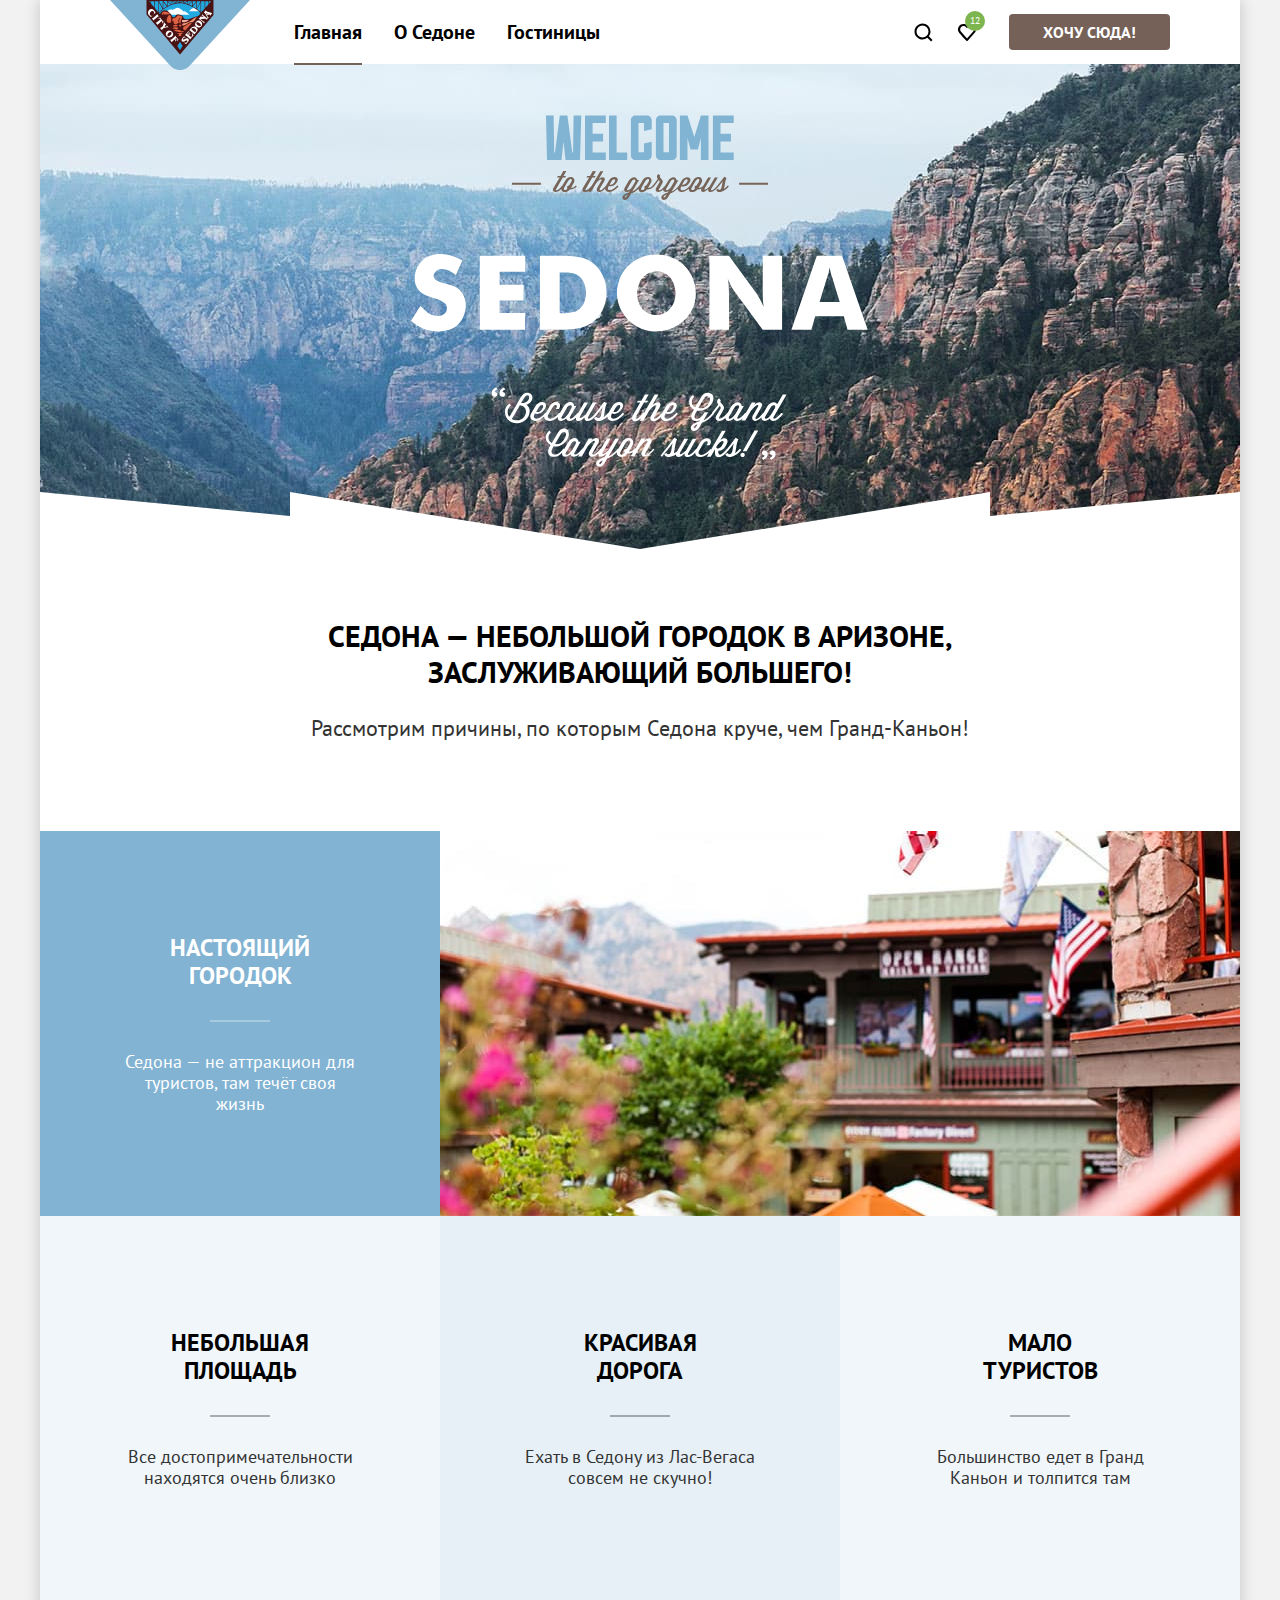
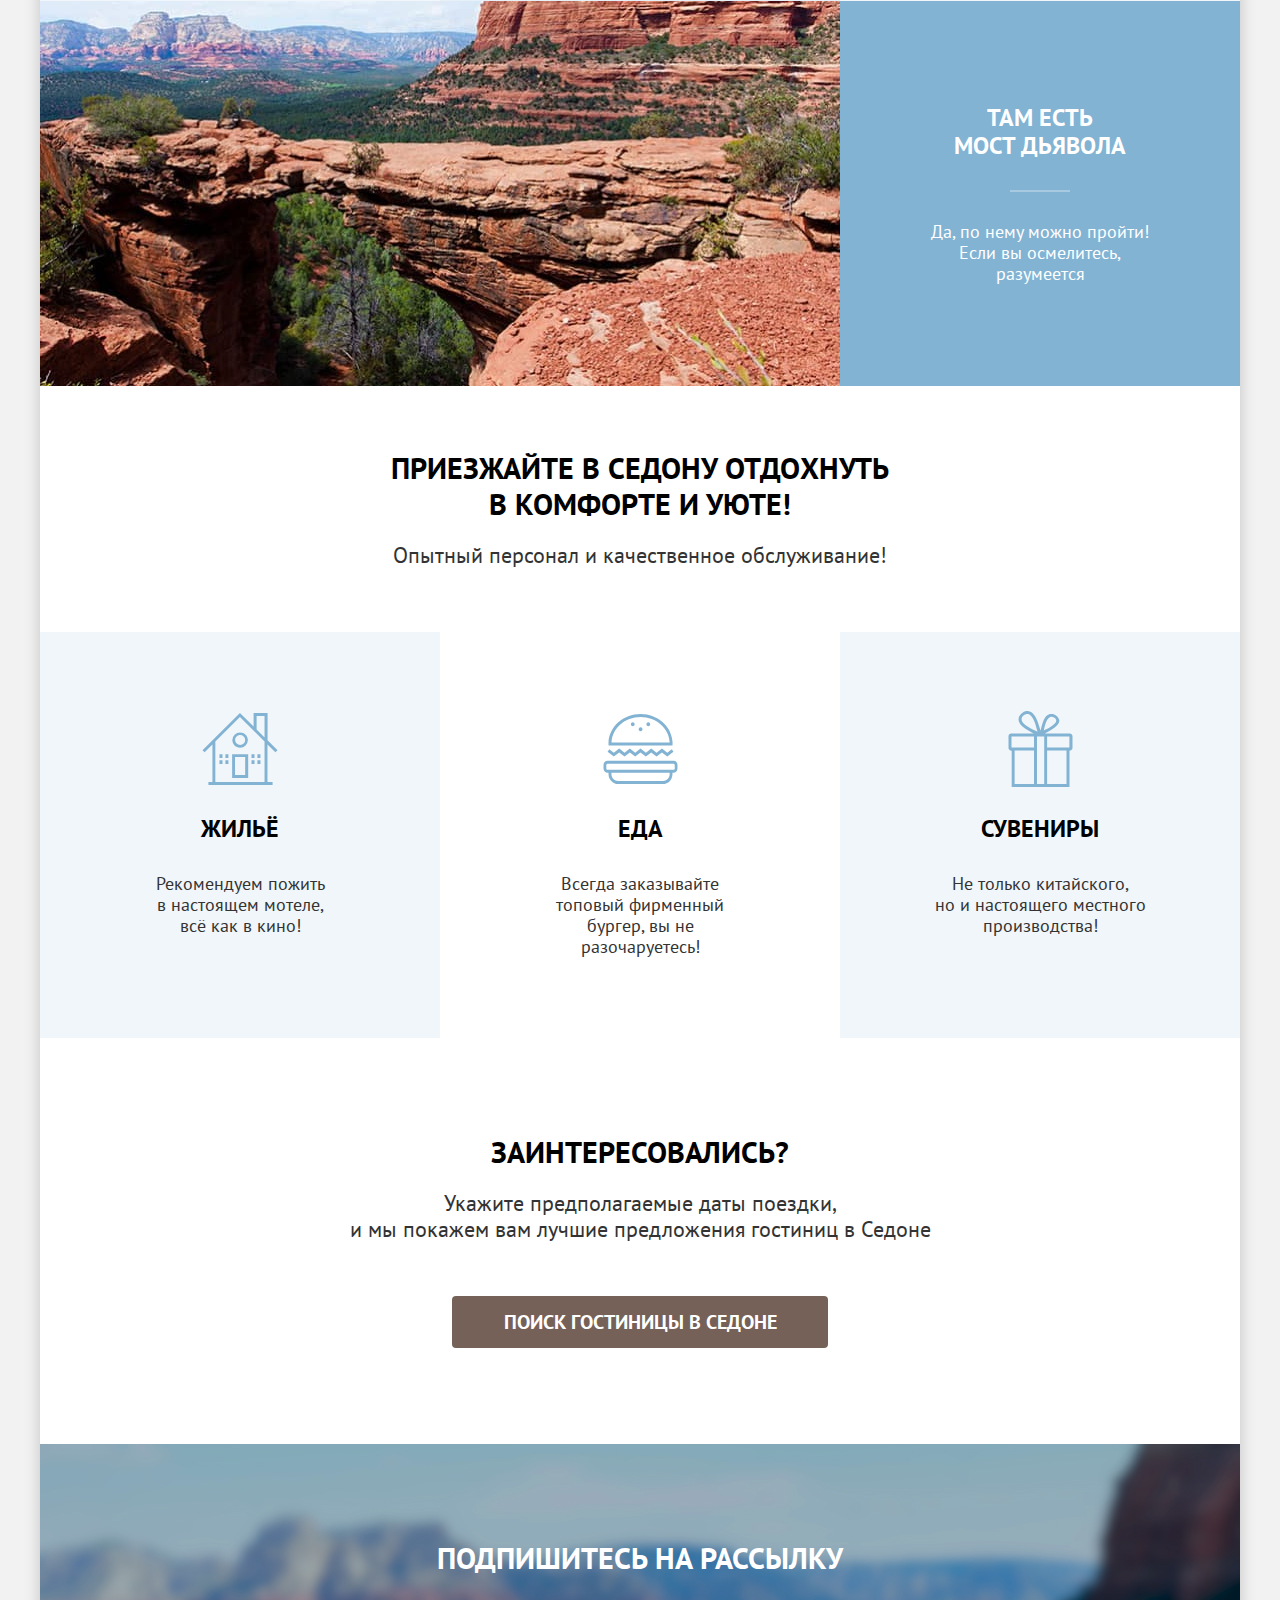
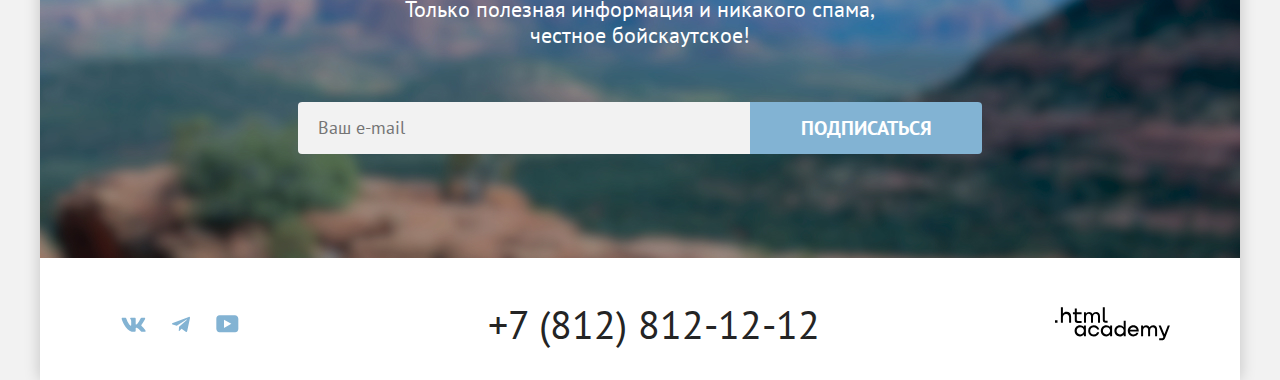
<file: index.html>
<!DOCTYPE html>
<html lang="ru">

  <head>
    <meta charset="utf-8">
    <title>HTML Academy: Седона</title>
    <link rel="icon" type="image/png" sizes="32x32" href="images/favicon.png">
    <link rel="stylesheet" href="styles/styles.css">
  </head>

  <body>
    <div class="site-container">

      <header class="main-header" data-test="header">
        <a class="navigation-logo" href="index.html" aria-current="page">
          <img class="main-header-logo" src="images/content/logo-sedona.svg" width="140" height="70" aria-current="page"
            alt="Логотип Седона.">
        </a>
        <nav class="navigation">
          <ul class="navigation-list">
            <li class="navigation-item">
              <a class="navigation-link navigation-link-current" href="index.html" aria-current="page">Главная</a>
            </li>
            <li class="navigation-item">
              <a class="navigation-link" href="about.html">О Седоне</a>
            </li>
            <li class="navigation-item">
              <a class="navigation-link" href="catalog.html">Гостиницы</a>
            </li>
          </ul>

          <ul class="navigation-user-list">
            <li class="navigation-user-item">
              <a class="navigation-user-link" href="#">
                <svg role="img" aria-hidden="true" focusable="false" width="20" height="20" viewBox="0 0 20 20" fill="currentColor"
                  xmlns="http://www.w3.org/2000/svg" aria-label="Поиск.">
                  <path
                    d="m19.5 18-3.7-3.67c1-1.3 1.7-2.98 1.7-4.87a8 8 0 0 0-8-7.96c-4.4 0-8 3.68-8 8.06a8 8 0 0 0 12.9 6.26l3.7 3.68 1.4-1.5Zm-10-2.48a6 6 0 0 1-6-5.96 6 6 0 0 1 12 0 6 6 0 0 1-6 5.96Z" />
                </svg>
                <span class="visually-hidden">Поиск</span>
              </a>
            </li>
            <li class="navigation-user-item">
              <a class="navigation-user-link" href="#" aria-label="Количество гостиниц в избранном - 12">
                <svg role="img" aria-hidden="true" focusable="false" width="20" height="20" viewBox="0 0 20 20" fill="currentColor"
                  xmlns="http://www.w3.org/2000/svg" aria-label="Избранное.">
                  <path
                    d="M9.9 19a.9.9 0 0 1-.8-.4c-5.4-6.1-6.7-7.5-7-7.9A5.4 5.4 0 0 1 6.5 2C7.8 2 9 2.5 10 3.3a5.46 5.46 0 0 1 9 4.1c0 1.3-.5 2.5-1.3 3.4l-7 7.9c-.2.2-.4.3-.8.3Zm-6-9.5c.3.4 3.5 4 6.1 6.9l6.2-7c.5-.5.7-1.2.7-2 0-1.8-1.5-3.3-3.3-3.3-1 0-2 .5-2.7 1.3-.3.3-.6.4-.9.4-.3 0-.6-.2-.8-.4-.7-.8-1.7-1.3-2.7-1.3-1.8 0-3.3 1.5-3.3 3.3-.1.9.3 1.6.7 2.1-.1 0-.1 0 0 0Z" />
                </svg>
                <span class="visually-hidden">Избранное</span>
                <span class="notification-badg">12</span>
              </a>
            </li>
          </ul>
          <a class="button button-first navigation-search" href="#search">Хочу сюда!</a>

        </nav>
      </header>

      <main class="main-container" data-test="main">
        <div class="intro" data-test="hero">
          <h1 class="visually-hidden">Седона-городок в Аризоне</h1>
          <img class="intro-img" src="images/content/intro-text.svg" width="458" height="352" alt="Welcome to Sedona.">
        </div>

        <section class="feature" data-test="advantages">
          <div class="feature-intro-text">
            <h2 class="visually-hidden">Преимущества</h2>
            <p class="title feature-intro-title">Седона — небольшой городок в Аризоне, заслуживающий большего!</p>
            <p class="subtitle">Рассмотрим причины, по которым Седона круче, чем Гранд-Каньон!
            </p>
          </div>

          <ul class="feature-list">

            <li class="feature-item-dark">
              <div class="feature-item-wrapper">
                <h3 class="feature-title">Настоящий<br> городок</h3>
                <p class="feature-text">Седона — не аттракцион для туристов, там течёт своя жизнь</p>
              </div>
              <img class="feature-image" src="images/content/feature/feature-hotel.jpg" width="800" height="385"
                alt="Мотель в Седоне.">
            </li>

            <li class="feature-item">
              <h3 class="feature-title">Небольшая<br>площадь</h3>
              <p class="feature-text">Все достопримечательности находятся очень близко</p>
            </li>

            <li class="feature-item">
              <h3 class="feature-title">Красивая<br>дорога</h3>
              <p class="feature-text">Ехать в Седону из Лас-Вегаса совсем не скучно!</p>
            </li>

            <li class="feature-item">
              <h3 class="feature-title">Мало<br>туристов</h3>
              <p class="feature-text">Большинство едет в Гранд Каньон и толпится там</p>
            </li>

            <li class="feature-item-dark">
              <img src="images/content/feature/feature-mountains.jpg" width="800" height="385" alt="Мост дьявола.">
              <div class="feature-item-wrapper">
                <h3 class="feature-title">Там есть<br> мост дьявола</h3>
                <p class="feature-text advantage-position">Да, по нему можно пройти! Если вы осмелитесь, разумеется
                </p>
              </div>
            </li>

          </ul>
        </section>

        <section class="infrastructure" data-test="service">

          <div class="infrastructure-intro-text">
            <h2 class="visually-hidden">Инфраструктура</h2>
            <p class="title infrastructure-intro-title">Приезжайте в Седону отдохнуть в комфорте и уюте!</p>
            <p class="subtitle">Опытный персонал и качественное обслуживание!</p>
          </div>

          <ul class="infrastructure-list">
            <li class="infrastructure-item infrastructure-item-housing">
              <h3 class="infrastructure-title">Жильё</h3>
              <p class="infrastructure-discription">Рекомендуем пожить<br> в настоящем мотеле,<br> всё как в кино!</p>
            </li>
            <li class="infrastructure-item infrastructure-item-food">
              <h3 class="infrastructure-title">Еда</h3>
              <p class="infrastructure-discription">Всегда заказывайте<br> топовый фирменный бургер, вы не
                разочаруетесь!
              </p>
            </li>
            <li class="infrastructure-item infrastructure-item-gift">
              <h3 class="infrastructure-title">Сувениры</h3>
              <p class="infrastructure-discription">Не только китайского,<br> но и настоящего местного производства!</p>
            </li>
          </ul>
        </section>

        <section class="search" data-test="search">
          <div class="search-wrapper">
            <h2 class="title search-title">Заинтересовались?</h2>
            <p class="subtitle search-description">Укажите предполагаемые даты поездки,<br>
              и мы покажем вам лучшие предложения гостиниц в Седоне</p>
            <button class="button button-first search-button" id="search">Поиск гостиницы в Седоне</button>
          </div>
        </section>

        <section class="subscription subscription-special" data-test="subscribe">
          <h2 class="title subscription-title">Подпишитесь на рассылку</h2>
          <p class="subtitle subscription-text">Только полезная информация и никакого спама,<br> честное бойскаутское!
          </p>
          <form class="subscription-form" action="https://echo.htmlacademy.ru/courses" method="post">
            <label class="visually-hidden" for="subscription-email">Укажите ваш e-mail</label>
            <input class="input-form input-email" type="email" id="subscription-email" placeholder="Ваш e-mail"
              required>
            <button class="button button-second subscription-button" type="submit">Подписаться</button>
          </form>
        </section>

      </main>

      <footer class="page-footer" data-test="footer">
        <div class="footer-container">
          <section class="social">
            <!--Не используем в названии footer, чтобы при необходимости можно было перенести сети в любое место сайта-->
            <h2 class="visually-hidden">Социальные сети</h2>
            <ul class="social-list">
              <li class="social-item">
                <a class="social-link social-link-vkontakte" href="https://vk.com/htmlacademy">
                  <span class="visually-hidden">ВКонтакте</span>
                  <svg role="img" aria-hidden="true" focusable="false" width="25" height="15" viewBox="0 0 25 15"
                    fill="currentColor" xmlns="http://www.w3.org/2000/svg" aria-label="ВКонтакте.">
                    <path fill-rule="evenodd"
                      d="M24.12 1.8c.16-.54 0-.94-.8-.94H20.7c-.67 0-.98.34-1.15.73 0 0-1.33 3.2-3.22 5.27-.61.6-.9.8-1.23.8-.16 0-.41-.2-.41-.75v-5.1c0-.66-.19-.95-.74-.95H9.82c-.42 0-.67.3-.67.59 0 .62.95.76 1.04 2.51v3.8c0 .83-.15.98-.48.98-.9 0-3.06-3.2-4.34-6.88-.25-.72-.5-1-1.18-1H1.57c-.75 0-.9.34-.9.73 0 .68.89 4.07 4.14 8.55 2.17 3.06 5.23 4.72 8 4.72 1.68 0 1.88-.37 1.88-1v-2.32c0-.74.16-.88.7-.88.38 0 1.05.19 2.6 1.66 1.79 1.75 2.08 2.54 3.08 2.54h2.63c.75 0 1.12-.37.9-1.1-.23-.72-1.08-1.77-2.2-3.02-.62-.71-1.54-1.48-1.82-1.86-.39-.5-.28-.71 0-1.15 0 0 3.2-4.42 3.54-5.93Z"
                      clip-rule="evenodd" />
                  </svg>
                </a>
              </li>
              <li class="social-item">
                <a class="social-link social-link-telegram" href="https://t.me/htmlacademy">
                  <span class="visually-hidden">Телеграм</span>
                  <svg aria-hidden="true" focusable="false" width="18" height="16" viewBox="0 0 18 16"
                    fill="currentColor" xmlns="http://www.w3.org/2000/svg" aria-label="Телеграм.">
                    <path
                      d="M16.79.96.84 7.1c-1.09.44-1.08 1.05-.2 1.32l4.1 1.28 9.47-5.98c.44-.27.85-.13.52.17l-7.68 6.93-.28 4.22c.41 0 .6-.2.83-.41l1.99-1.94 4.13 3.06c.77.42 1.31.2 1.5-.71l2.72-12.8c.28-1.1-.43-1.61-1.16-1.28Z" />
                  </svg>
                </a>
              </li>
              <li class="social-item">
                <a class="social-link social-link-youtube" href="https://www.youtube.com/user/htmlacademyru">
                  <span class="visually-hidden">YouTube</span>
                  <svg role="img" aria-hidden="true" focusable="false" width="23" height="18" viewBox="0 0 23 18"
                    fill="currentColor" xmlns="http://www.w3.org/2000/svg" aria-label="YouTube.">
                    <path
                      d="M18.94.36H3.51C1.65.36.33 1.95.33 3.76v10.09c0 1.91 1.32 3.5 3.18 3.5h15.65c1.64 0 3.17-1.59 3.17-3.4V3.76c-.22-1.8-1.53-3.4-3.39-3.4ZM7.99 12.89V4.82l7.34 4.04-7.34 4.03Z" />
                  </svg>
                </a>
              </li>
            </ul>

          </section>

          <address class="contacts-address">
            <a class="contacts-phone" href="tel:+74956660266">+7 (812)
              812-12-12</a><!--Не используем в названии footer, чтобы при необходимости можно было перенести телефон в любое место сайта-->
          </address>
          <a class="copyright"
            href="https://htmlacademy.ru/"><!--Не используем в названии footer, чтобы при необходимости можно было перенести копирайт в любое место сайта-->
            <span class="visually-hidden">Логотип HTML Academy. Посетить сайт разработчика HTML Academy</span>
            <svg role="img" aria-hidden="true" focusable="false" width="115" height="34" viewBox="0 0 115 34" fill="currentColor"
              xmlns="http://www.w3.org/2000/svg" aria-label="HTML Academy">
              <path
                d="M0 13.26v2.6h2.5v-2.6H0ZM11.6 4.86c-1.6 0-2.8.7-3.6 1.7h-.1V.36h-2v15.5h2v-5.3c0-2.1 1.3-3.6 3.3-3.6 1.8 0 2.9 1.4 2.9 3.2v5.7h2v-6.1c.1-3-1.8-4.9-4.5-4.9ZM26.6 5.16h-4.8v-3.7h-2v3.8h-1.9v2h1.9v6c0 1.7 1 2.7 2.7 2.7h4.1v-2h-3.7c-.7 0-1.1-.4-1.1-1.1v-5.7h4.8v-2ZM41.1 4.96c-1.6 0-2.9.8-3.5 2.1h-.1c-.6-1.2-1.8-2.1-3.4-2.1-1.4 0-2.5.8-3.1 1.8h-.1v-1.6H29v10.6h2v-5.4c0-2 1-3.5 2.6-3.5 1.5 0 2.4 1 2.4 2.6v6.3h2v-5.6c0-2.4 1.4-3.3 2.6-3.3 1.5 0 2.4 1 2.4 2.6v6.3h2v-6.5c.1-2.5-1.4-4.3-3.9-4.3ZM47.8 13.06c0 1.7 1 2.7 2.8 2.7h2v-2h-1.7c-.7 0-1.1-.4-1.1-1.1V.36h-2v12.7ZM28.9 20.06c-.9-1.1-2.2-1.8-3.9-1.8-3.1 0-5.4 2.3-5.4 5.6s2.3 5.6 5.4 5.6c1.8 0 3-.8 3.8-1.9h.1v1.6h2v-10.6h-2v1.5Zm-3.6 7.4c-2.2 0-3.6-1.6-3.6-3.6s1.4-3.6 3.6-3.6 3.6 1.6 3.6 3.6c0 1.9-1.4 3.6-3.6 3.6ZM44.2 22.36c-.5-2.4-2.6-4.1-5.4-4.1a5.4 5.4 0 0 0-5.6 5.6c0 3.1 2.2 5.6 5.6 5.6 2.8 0 4.9-1.8 5.4-4.2h-2.1a3.4 3.4 0 0 1-3.3 2.3c-2.2 0-3.6-1.6-3.6-3.6s1.4-3.6 3.6-3.6c1.6 0 2.8 1 3.3 2.2h2.1v-.2ZM55.1 20.06c-.9-1.1-2.2-1.8-3.9-1.8-3.1 0-5.4 2.3-5.4 5.6s2.3 5.6 5.4 5.6c1.8 0 3-.8 3.8-1.9h.1v1.6h2v-10.6h-2v1.5Zm-3.6 7.4c-2.2 0-3.6-1.6-3.6-3.6s1.4-3.6 3.6-3.6 3.6 1.6 3.6 3.6c0 1.9-1.5 3.6-3.6 3.6ZM68.7 20.16c-.9-1.1-2.2-1.9-3.9-1.9-3.1 0-5.4 2.3-5.4 5.6s2.2 5.6 5.4 5.6c1.7 0 3-.8 3.8-1.8h.1v1.5h2v-15.4h-2v6.4Zm-3.6 7.3c-2.2 0-3.6-1.6-3.6-3.6s1.4-3.6 3.6-3.6 3.6 1.6 3.6 3.6c-.1 2-1.5 3.6-3.6 3.6ZM78.3 18.26c-3.3 0-5.5 2.5-5.5 5.6 0 3 2.1 5.6 5.5 5.6 2.5 0 4.5-1.3 5.2-3.6h-2.1c-.5 1-1.6 1.6-3 1.6-1.9 0-3.3-1.3-3.4-2.9h8.8c.2-3.6-2-6.3-5.5-6.3Zm0 1.9c1.7 0 3 1 3.3 2.6h-6.5c.3-1.5 1.5-2.6 3.2-2.6ZM98.2 18.26c-1.6 0-2.9.8-3.6 2h-.1c-.6-1.2-1.8-2-3.4-2-1.4 0-2.5.7-3.1 1.8v-1.5h-1.9v10.6h2v-5.4c0-2 1-3.4 2.6-3.5 1.5 0 2.4 1 2.4 2.6v6.3h2v-5.6c0-2.4 1.4-3.3 2.6-3.3 1.5 0 2.4 1 2.4 2.6v6.3h2v-6.5c.1-2.6-1.4-4.4-3.9-4.4ZM109.4 27.36l-3.6-8.9h-2.2l4.8 11.6c-.3.9-.7 1.2-1.7 1.2h-2.5v2h2.5c1.8 0 2.8-.8 3.5-2.6l4.7-12.2h-2.1l-3.4 8.9Z" />
            </svg>
          </a>
        </div>

      </footer>

      <div class="modal-container modal-container-close">

        <div class="modal search-form-wrapper">
          <button class="search-form-button-close" type="button">
            <svg role="img" xmlns="http://www.w3.org/2000/svg" width="15" height="15" viewBox="0 0 15 15" fill="currentColor" aria-label="Закрыть.">
              <path
                d="M14.5 1.78 13.2.5 7.49 6.2 1.79.5.48 1.8l5.7 5.7-5.7 5.7 1.3 1.3 5.7-5.7 5.7 5.7 1.3-1.3-5.7-5.7 5.7-5.7Z" />
            </svg>

          </button>
          <h2 class="search-form-title">Поиск гостиницы в Седоне</h2>

          <form class="search-form" action="https://echo.htmlacademy.ru" method="post">

            <div class="search-form-date">
              <label class="form-label" for="search-date-in">Дата Заезда:</label>

              <div class="date-input-wrapper">
                <input class="input-form" type="text" name="date-in" id="search-date-in" value="27 апреля 2020" required>
                <p class="help-for-input help-for-input-error">Мы не можем отправить вас в прошлое.</p>
                <button class="calendar" type="button">
                  <svg role="img" xmlns="http://www.w3.org/2000/svg" width="16" height="15" viewBox="0 0 16 15"
                    fill="currentColor" aria-label="Календарь. Выбор даты.">
                    <path d="M5.75 10c.3 0 .5-.2.5-.5s-.2-.5-.5-.5-.5.2-.5.5.2.5.5.5Z" />
                    <path
                      d="M15 2h-2V0h-1v2H4V0H3v2H1c-.6 0-1 .4-1 1v11c0 .5.4 1 1 1h14c.5 0 1-.5 1-1V3c0-.6-.5-1-1-1Zm0 12H1V7h14v7ZM1 6V3h2v2h1V3h8v2h1V3h2v3H1Z" />
                    <path
                      d="M8 10c.3 0 .5-.2.5-.5S8.3 9 8 9s-.5.2-.5.5.2.5.5.5ZM10.25 10c.3 0 .5-.2.5-.5s-.2-.5-.5-.5-.5.2-.5.5.2.5.5.5ZM5.75 11c-.3 0-.5.2-.5.5s.2.5.5.5.5-.2.5-.5-.2-.5-.5-.5ZM3.5 10c.3 0 .5-.2.5-.5S3.8 9 3.5 9s-.5.2-.5.5.2.5.5.5ZM3.5 11c-.3 0-.5.2-.5.5s.2.5.5.5.5-.2.5-.5-.2-.5-.5-.5ZM8 11c-.3 0-.5.2-.5.5s.2.5.5.5.5-.2.5-.5-.2-.5-.5-.5ZM10.25 11c-.3 0-.5.2-.5.5s.2.5.5.5.5-.2.5-.5-.2-.5-.5-.5ZM12.5 10c.3 0 .5-.2.5-.5s-.2-.5-.5-.5-.5.2-.5.5.2.5.5.5ZM12.5 11c-.3 0-.5.2-.5.5s.2.5.5.5.5-.2.5-.5-.2-.5-.5-.5Z" />
                  </svg>
                </button>
              </div>
            </div>

            <div class="search-form-date">
              <label class="form-label" for="search-date-out">Дата Выезда:</label>

              <div class="date-input-wrapper">
                <input class="input-form" type="text" name="date-out" id="search-date-out" value="1 сентября 2023" required>
                <p class="help-for-input help-for-input-correct">На эти даты есть свободные номера. Пока есть.</p>
                <button class="calendar" type="button">
                  <svg role="img" xmlns="http://www.w3.org/2000/svg" width="16" height="15" viewBox="0 0 16 15"
                    fill="currentColor" aria-label="Календарь. Выбор даты.">
                    <path d="M5.75 10c.3 0 .5-.2.5-.5s-.2-.5-.5-.5-.5.2-.5.5.2.5.5.5Z" />
                    <path
                      d="M15 2h-2V0h-1v2H4V0H3v2H1c-.6 0-1 .4-1 1v11c0 .5.4 1 1 1h14c.5 0 1-.5 1-1V3c0-.6-.5-1-1-1Zm0 12H1V7h14v7ZM1 6V3h2v2h1V3h8v2h1V3h2v3H1Z" />
                    <path
                      d="M8 10c.3 0 .5-.2.5-.5S8.3 9 8 9s-.5.2-.5.5.2.5.5.5ZM10.25 10c.3 0 .5-.2.5-.5s-.2-.5-.5-.5-.5.2-.5.5.2.5.5.5ZM5.75 11c-.3 0-.5.2-.5.5s.2.5.5.5.5-.2.5-.5-.2-.5-.5-.5ZM3.5 10c.3 0 .5-.2.5-.5S3.8 9 3.5 9s-.5.2-.5.5.2.5.5.5ZM3.5 11c-.3 0-.5.2-.5.5s.2.5.5.5.5-.2.5-.5-.2-.5-.5-.5ZM8 11c-.3 0-.5.2-.5.5s.2.5.5.5.5-.2.5-.5-.2-.5-.5-.5ZM10.25 11c-.3 0-.5.2-.5.5s.2.5.5.5.5-.2.5-.5-.2-.5-.5-.5ZM12.5 10c.3 0 .5-.2.5-.5s-.2-.5-.5-.5-.5.2-.5.5.2.5.5.5ZM12.5 11c-.3 0-.5.2-.5.5s.2.5.5.5.5-.2.5-.5-.2-.5-.5-.5Z" />
                  </svg>
                </button>
              </div>
            </div>

            <p class="search-form-people">
              <label class="form-label adults" for="amount-adults">Взрослые:</label>

              <span class="people-input-wrapper">
                <button class="btn btn-mines" type="button">
                  <svg role="img" width="20" height="20" viewBox="0 0 20 20" fill="currentColor"
                    xmlns="http://www.w3.org/2000/svg" aria-label="Меньше.">
                    <path d="M3 9V11H17V9H3Z" />
                  </svg>
                </button>
                <input class="input-form search-form-people-input" type="text" name="amount-adults" id="amount-adults"
                  value="2" required>
                <button class="btn btn-plus" type="button">
                  <svg role="img" width="14" height="14" viewBox="0 0 14 14" fill="currentColor"
                    xmlns="http://www.w3.org/2000/svg" aria-label="Больше.">
                    <path d="M14 6H8V0H6V6H0V8H6V14H8V8H14V6Z" />
                  </svg>
                </button>
              </span>

            </p>
            <p class="search-form-people">
              <label class="form-label children" for="search-amount-children">Дети:</label>
              <span class="tooltip">
                <button class="tooltip-toggle" type="button" aria-labelledby="tooltip-label-date">
                  <svg role="img" class="tooltip-icon" xmlns="http://www.w3.org/2000/svg" width="2" height="12" viewBox="0 0 2 12"
                    fill="currentColor" aria-label="Информация.">
                    <path fill-rule="evenodd" d="M0 0h2v2H0V0Zm2 12H0V3h2v9Z" clip-rule="evenodd" />
                  </svg>
                </button>
                <span class="tooltip-text" role="tooltip" id="tooltip-label-date">Укажите количество детей, которые
                  будут с вами, возраст которых от 6 до 18 лет. Дети до 6 лет размещаются бесплатно.</span>
              </span>
              <span class="people-input-wrapper">
                <button class="btn btn-mines" type="button">
                  <svg role="img" width="20" height="20" viewBox="0 0 20 20"
                    fill="currentColor" xmlns="http://www.w3.org/2000/svg" aria-label="Меньше.">
                    <path d="M3 9V11H17V9H3Z" />
                  </svg>
                </button>
                <input class="input-form search-form-people-input" type="text" name="amount-children"
                  id="search-amount-children" value="2" required>
                <button class="btn btn-plus" type="button">
                  <svg role="img" width="14" height="14" viewBox="0 0 14 14" fill="currentColor"
                    xmlns="http://www.w3.org/2000/svg" aria-label="Больше.">
                    <path d="M14 6H8V0H6V6H0V8H6V14H8V8H14V6Z" />
                  </svg>
                </button>
              </span>
            </p>
            <button class="button button-second search-form-button" type="submit">Найти</button>

          </form>

        </div>
      </div>

    </div>

  </body>

</html>
</file>
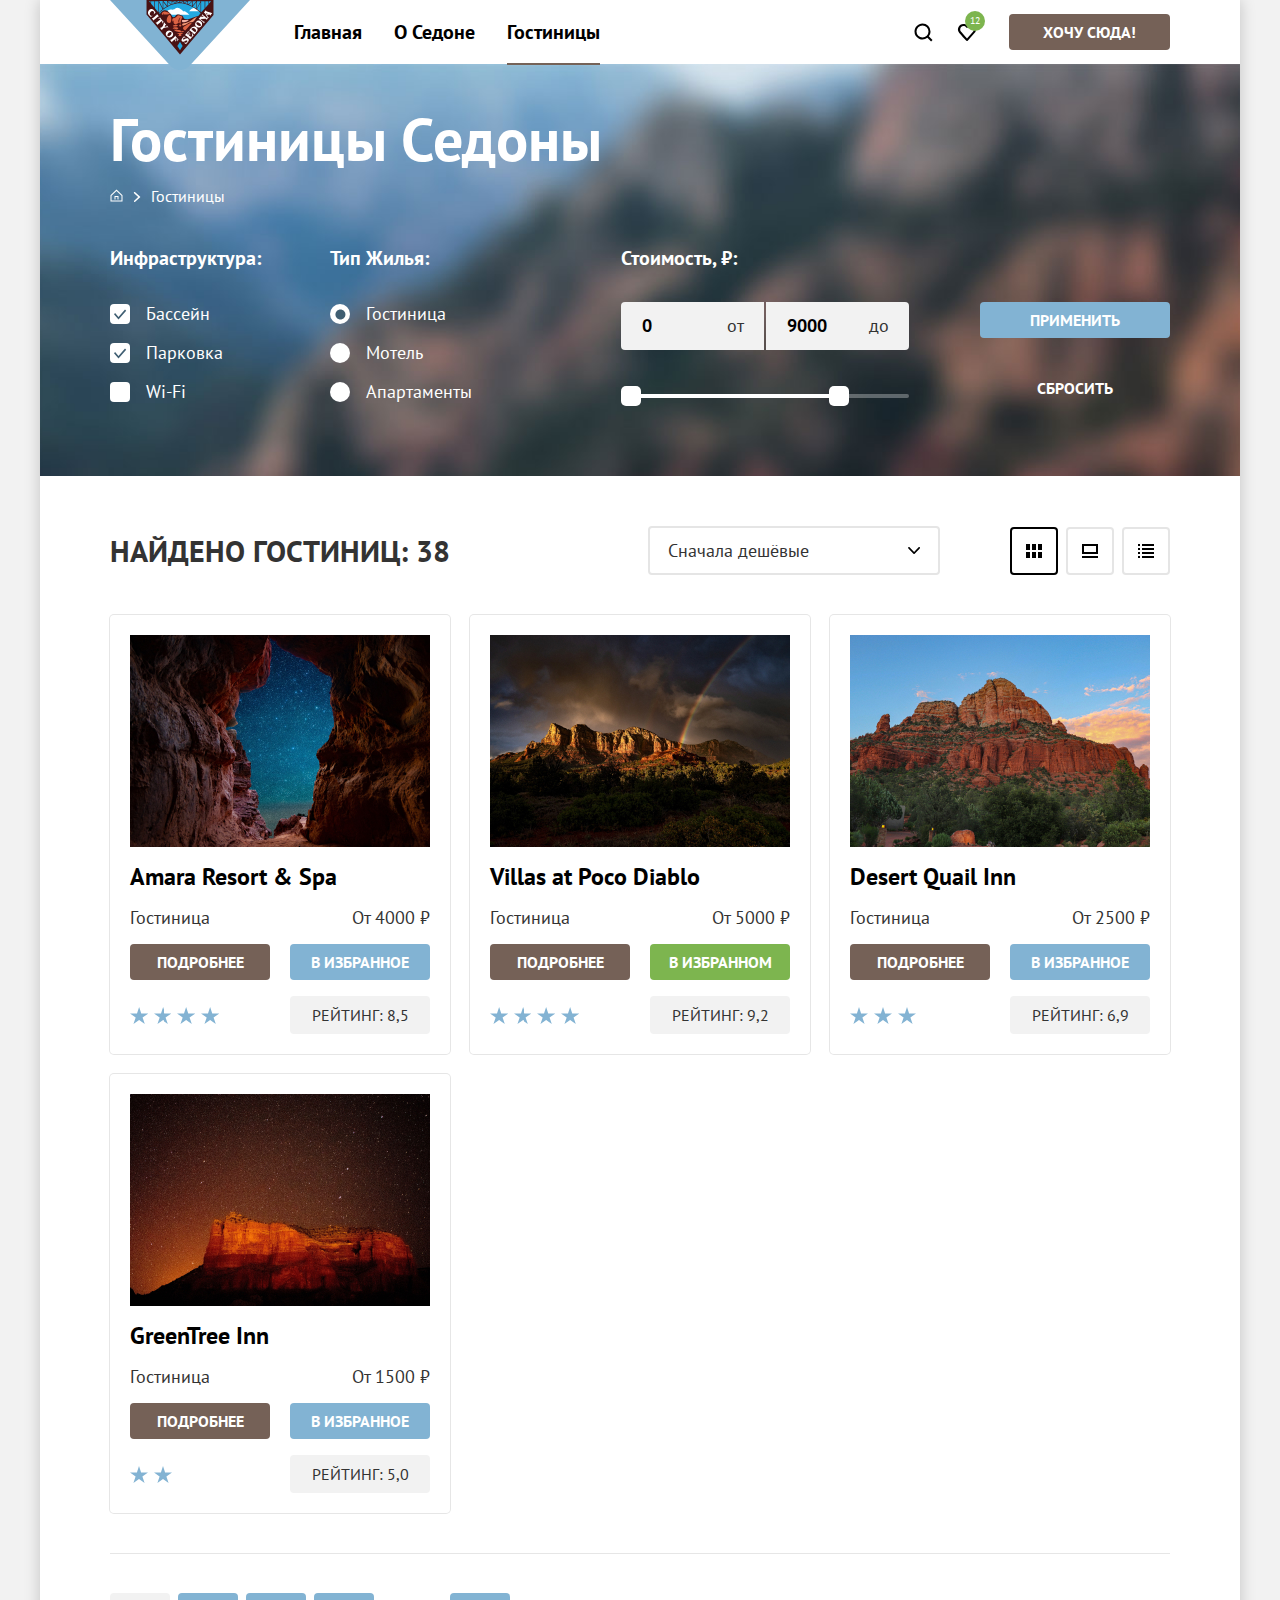
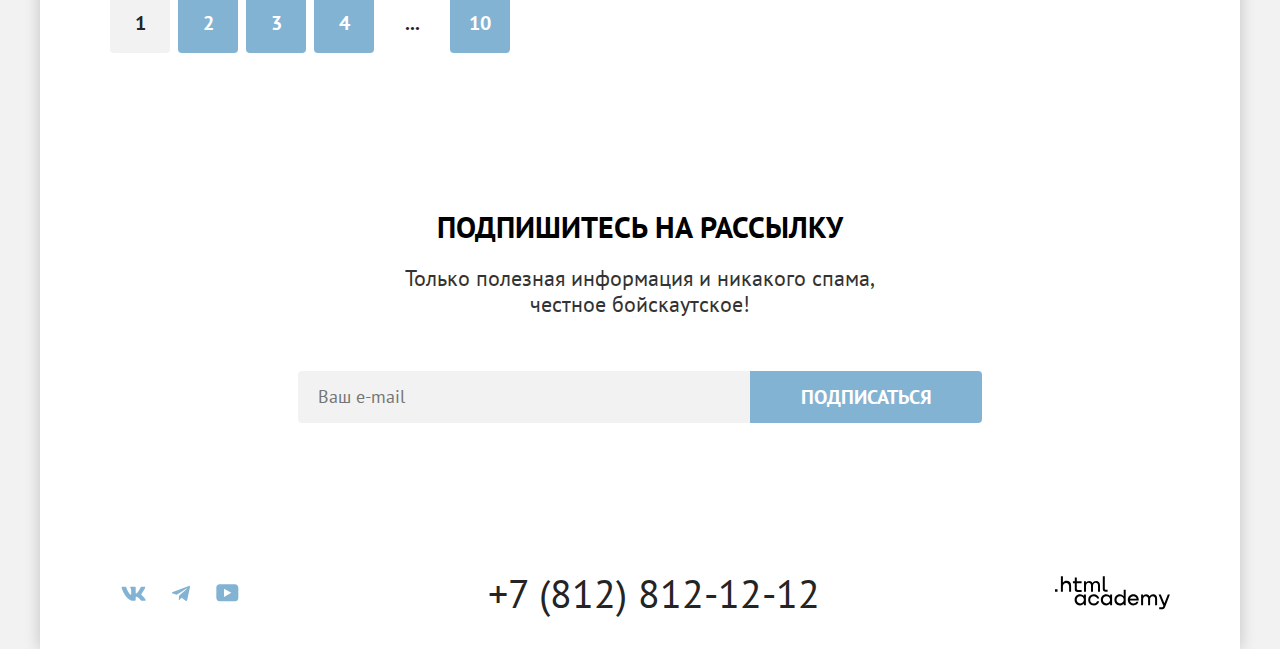
<file: catalog.html>
<!DOCTYPE html>
<html lang="ru">

  <head>
    <meta charset="utf-8">
    <title>Каталог</title>
    <link rel="icon" type="image/png" sizes="32x32" href="images/favicon.png">
    <link rel="stylesheet" href="styles/styles.css">
  </head>

  <body>
    <div class="site-container">

      <header class="main-header" data-test="header">
        <a class="navigation-logo" href="index.html" aria-current="page">
          <img class="main-header-logo" src="images/content/logo-sedona.svg" width="140" height="70" aria-current="page"
            alt="Логотип Седона.">
        </a>
        <nav class="navigation">
          <ul class="navigation-list">
            <li class="navigation-item">
              <a class="navigation-link" href="index.html" aria-current="page">Главная</a>
            </li>
            <li class="navigation-item">
              <a class="navigation-link" href="about.html">О Седоне</a>
            </li>
            <li class="navigation-item">
              <a class="navigation-link navigation-link-current" href="catalog.html">Гостиницы</a>
            </li>
          </ul>

          <ul class="navigation-user-list">
            <li class="navigation-user-item">
              <a class="navigation-user-link" href="#">
                <svg role="img" aria-hidden="true" focusable="false" width="20" height="20" viewBox="0 0 20 20" fill="currentColor"
                  xmlns="http://www.w3.org/2000/svg" aria-label="Поиск.">
                  <path
                    d="m19.5 18-3.7-3.67c1-1.3 1.7-2.98 1.7-4.87a8 8 0 0 0-8-7.96c-4.4 0-8 3.68-8 8.06a8 8 0 0 0 12.9 6.26l3.7 3.68 1.4-1.5Zm-10-2.48a6 6 0 0 1-6-5.96 6 6 0 0 1 12 0 6 6 0 0 1-6 5.96Z" />
                </svg>
                <span class="visually-hidden">Поиск</span>
              </a>
            </li>
            <li class="navigation-user-item">
              <a class="navigation-user-link" href="#" aria-label="Количество гостиниц в избранном - 12">
                <svg role="img" aria-hidden="true" focusable="false" width="20" height="20" viewBox="0 0 20 20" fill="currentColor"
                  xmlns="http://www.w3.org/2000/svg" aria-label="Избранное.">
                  <path
                    d="M9.9 19a.9.9 0 0 1-.8-.4c-5.4-6.1-6.7-7.5-7-7.9A5.4 5.4 0 0 1 6.5 2C7.8 2 9 2.5 10 3.3a5.46 5.46 0 0 1 9 4.1c0 1.3-.5 2.5-1.3 3.4l-7 7.9c-.2.2-.4.3-.8.3Zm-6-9.5c.3.4 3.5 4 6.1 6.9l6.2-7c.5-.5.7-1.2.7-2 0-1.8-1.5-3.3-3.3-3.3-1 0-2 .5-2.7 1.3-.3.3-.6.4-.9.4-.3 0-.6-.2-.8-.4-.7-.8-1.7-1.3-2.7-1.3-1.8 0-3.3 1.5-3.3 3.3-.1.9.3 1.6.7 2.1-.1 0-.1 0 0 0Z" />
                </svg>
                <span class="visually-hidden">Избранное</span>
                <span class="notification-badg">12</span>
              </a>
            </li>
          </ul>
          <a class="button button-first navigation-search" href="#search">Хочу сюда!</a>

        </nav>
      </header>

      <main class="main-inner" data-test="main">

        <header class="inner-header">
          <div class="inner-header-wrapper">
            <h1 class="inner-header-title">Гостиницы Седоны</h1>
            <ul class="breadcrumbs-list">
              <li class="breadcrumbs-item">
                <a class="breadcrumbs-link" href="index.html">
                  <span class="visually-hidden">На главную</span>
                  <svg role="img" aria-hidden="true" focusable="false" width="13" height="13" viewBox="0 0 13 13" fill="none"
                    xmlns="http://www.w3.org/2000/svg" aria-label="На главную.">
                    <path fill="#fff" d="m6.5.5-6 5.8v6.2h12V6.3L6.5.5Zm5 11h-10V6.7l5-4.8 5 4.8v4.8Z" />
                    <path fill="#fff" d="M4.5 10.5h1V8h2v2.5h1V7h-4v3.5Z" />
                  </svg>
                </a>
              </li>
              <li class="breadcrumbs-item">
                <a class="breadcrumbs-link" href="catalog.html" aria-current="page">Гостиницы</a>
              </li>
            </ul>

            <section class="filter-hotels" data-test="filter">

              <h2 class="visually-hidden">Список гостиниц с фильтрами</h2>
              <form class="catalog-filter" action="https://echo.htmlacademy.ru/" method="get">
                <fieldset class="catalog-filter-group">
                  <legend class="catalog-filter-title">Инфраструктура:</legend>
                  <ul class="catalog-filter-list">
                    <li class="catalog-filter-item">
                      <label class="filter-label" for="pool">
                        <input class="visually-hidden filter-input" type="checkbox" id="pool" name="pool" checked>
                        <span class="check check-box"></span>
                        <span class="filter-label-text">Бассейн</span>
                      </label>
                    </li>
                    <li class="catalog-filter-item">
                      <label class="filter-label" for="parking">
                        <input class="visually-hidden filter-input" type="checkbox" id="parking" name="parking" checked>
                        <span class="check check-box"></span>
                        <span class="filter-label-text">Парковка</span>
                      </label>
                    </li>
                    <li class="catalog-filter-item">
                      <label class="filter-label" for="wifi">
                        <input class="visually-hidden filter-input" type="checkbox" id="wifi" name="wifi">
                        <span class="check check-box"></span>
                        <span class="filter-label-text">Wi-Fi</span>
                      </label>
                    </li>
                  </ul>
                </fieldset>

                <fieldset class="catalog-filter-group">
                  <legend class="catalog-filter-title">Тип Жилья:</legend>
                  <ul class="catalog-filter-list">
                    <li class="catalog-filter-item">
                      <label class="filter-label">
                        <input class="visually-hidden filter-input" type="radio" name="type-housing" value="hotel"
                          checked>
                        <span class="check radio-check"></span>
                        <span class="filter-label-text">Гостиница</span>
                      </label>
                    </li>
                    <li class="catalog-filter-item">
                      <label class="filter-label">
                        <input class="visually-hidden filter-input" type="radio" name="type-housing" value="motel">
                        <span class="check radio-check"></span>
                        <span class="filter-label-text">Мотель</span>
                      </label>
                    </li>
                    <li class="catalog-filter-item">
                      <label class="filter-label">
                        <input class="visually-hidden filter-input" type="radio" name="type-housing" value="apartments">
                        <span class="check radio-check"></span>
                        <span class="filter-label-text">Апартаменты</span>
                      </label>
                    </li>
                  </ul>
                </fieldset>

                <fieldset class="filter-price">
                  <legend class="catalog-filter-title">Стоимость, ₽:</legend>
                  <div class="filter-price-wrapper">
                    <label class="price-label">
                      <input class="input-form filter-input price-input price-input-left" type="number" name="min-cost"
                        value="0">
                      <span class="price-range">от</span>
                    </label>
                    <label class="price-label">
                      <input class="input-form filter-input price-input price-input-right" type="number" name="max-cost"
                        value="9000">
                      <span class="price-range">до</span>
                    </label>
                  </div>
                  <div class="slider-scale">
                    <div class="slider-bar" style="left: 0; width: 226px">
                      <button class="slider-toggle toggle-min" type="button">
                        <span class="visually-hidden">Изменить минимальную цену</span>
                      </button>
                      <button class="slider-toggle toggle-max" type="button">
                        <span class="visually-hidden">Изменить максимальную цену</span>
                      </button>
                    </div>
                  </div>
                </fieldset>

                <div class="form-button-wrapper">
                  <button class="button button-second apply-button" type="submit">Применить</button>
                  <button class="button reset-button" type="reset">Сбросить</button>
                </div>

              </form>

            </section>

          </div>
        </header>

        <section class="catalog-hotels" data-test="catalog">

          <div class="catalog-sorting-wrapper">
            <h2 class="catalog-hotels-heading">Найдено гостиниц: 38</h2>

            <div class="select">

              <select class="select-control" aria-label="Сортировка">
                <option>Сначала дешёвые</option>
                <option>Сначала дорогие</option>
                <option>Сначала популярные</option>
              </select>
            </div>

            <ul class="view-buttons-list">
              <li>
                <a class="view-buttons-link view-buttons-current" href="#">
                  <span class="visually-hidden">Показать карточки</span>
                  <svg role="img" aria-hidden="true" focusable="false" width="16" height="14" viewBox="0 0 16 14" fill="none"
                    xmlns="http://www.w3.org/2000/svg" aria-label="Показать карточки.">
                    <path fill="#000"
                      d="M4 0H0v6h4V0ZM16 0h-4v6h4V0ZM10 0H6v6h4V0ZM4 8H0v6h4V8ZM16 8h-4v6h4V8ZM10 8H6v6h4V8Z" />
                  </svg>
                </a>
              </li>
              <li>
                <a class="view-buttons-link" href="#">
                  <span class="visually-hidden">Показать во весь экран</span>
                  <svg role="img" aria-hidden="true" focusable="false" width="16" height="14" viewBox="0 0 16 14" fill="none"
                    xmlns="http://www.w3.org/2000/svg" aria-label="Показать во весь экран.">
                    <path fill="#000" d="M16 12H0v2h16v-2ZM14 2v6H2V2h12Zm2-2H0v10h16V0Z" />
                  </svg>
                </a>
              </li>
              <li>
                <a class="view-buttons-link" href="#">
                  <span class="visually-hidden">Показать список</span>
                  <svg role="img" aria-hidden="true" focusable="false" width="16" height="14" viewBox="0 0 16 14" fill="none"
                    xmlns="http://www.w3.org/2000/svg" aria-label="Показать список.">
                    <path fill="#000"
                      d="M2 0H0v2h2V0ZM16 0H4v2h12V0ZM2 4H0v2h2V4ZM16 4H4v2h12V4ZM2 8H0v2h2V8ZM16 8H4v2h12V8ZM2 12H0v2h2v-2ZM16 12H4v2h12v-2Z" />
                  </svg>
                </a>
              </li>
            </ul>
          </div>

          <ul class="catalog-hotels-list">
            <li class="catalog-hotels-item">
              <!--tabindex="-1" - чтобы табом не попадали на картинку
                (если картинка ведет туда же, куда и "подробнее",
                не ставим tabindex, если, например картинка - это модальное окно, а "подробнее" - ссылка на полноценную страницу с описанием отеля)-->
              <a class="card-title-link" href="#" tabindex="-1">
                <h3 class="catalog-hotels-card-title">Amara Resort & Spa</h3>
              </a>
              <a class="card-img-link" href="#" tabindex="-1">
                <img class="catalog-hotels-card-img" src="images/content/hotels/hotel-amara.jpg" width="300"
                  height="212" alt="Amara Resort & Spa.">
              </a>
              <p class="catalog-hotels-card-type">Гостиница</p>
              <p class="catalog-hotels-card-price">От 4000 ₽</p>
              <a class="button button-first catalog-hotels-card-button" href="#">Подробнее</a>
              <button class="button button-second add-favorite-button" type="button">В избранное</button>
              <p class="stars stars-four"><span class="visually-hidden">4 звезды</span></p>
              <p class="catalog-hotels-card-rating">Рейтинг: <span>8,5</span></p>
            </li>

            <li class="catalog-hotels-item">
              <a class="card-title-link" href="#" tabindex="-1">
                <h3 class="catalog-hotels-card-title">Villas at Poco Diablo</h3>
              </a>
              <a class="card-img-link" href="#" tabindex="-1">
                <img class="catalog-hotels-card-img" src="images/content/hotels/hotel-diablo.jpg" width="300"
                  height="212" alt="Villas at Poco Diablo.">
              </a>
              <p class="catalog-hotels-card-type">Гостиница</p>
              <p class="catalog-hotels-card-price">От 5000 ₽</p>
              <a class="button button-first catalog-hotels-card-button" href="#">Подробнее</a>
              <button class="button button-second add-favorite-button button-active " type="button">В избранном</button>
              <p class="stars stars-four"><span class="visually-hidden">4 звезды</span></p>
              <p class="catalog-hotels-card-rating">Рейтинг: <span>9,2</span></p>
            </li>

            <li class="catalog-hotels-item">
              <a class="card-title-link" href="#" tabindex="-1">
                <h3 class="catalog-hotels-card-title">Desert Quail Inn</h3>
              </a>
              <a class="card-img-link" href="#" tabindex="-1">
                <img class="catalog-hotels-card-img" src="images/content/hotels/hotel-desert.jpg" width="300"
                  height="212" alt="Desert Quail Inn.">
              </a>
              <p class="catalog-hotels-card-type">Гостиница</p>
              <p class="catalog-hotels-card-price">От 2500 ₽</p>
              <a class="button button-first catalog-hotels-card-button" href="#">Подробнее</a>
              <button class="button button-second add-favorite-button" type="button">В избранное</button>
              <p class="stars stars-three"><span class="visually-hidden">3 звезды</span></p>
              <p class="catalog-hotels-card-rating">Рейтинг: <span>6,9</span></p>
            </li>

            <li class="catalog-hotels-item">
              <a class="card-title-link" href="#" tabindex="-1">
                <h3 class="catalog-hotels-card-title">GreenTree Inn</h3>
              </a>
              <a class="card-img-link" href="#" tabindex="-1">
                <img class="catalog-hotels-card-img" src="images/content/hotels/hotel-greentree.jpg" width="300"
                  height="212" alt="GreenTree Inn.">
              </a>
              <p class="catalog-hotels-card-type">Гостиница</p>
              <p class="catalog-hotels-card-price">От 1500 ₽</p>
              <a class="button button-first catalog-hotels-card-button" href="#">Подробнее</a>
              <button class="button button-second add-favorite-button" type="button">В избранное</button>
              <p class="stars stars-two"><span class="visually-hidden">2 звезды</span></p>
              <p class="catalog-hotels-card-rating">Рейтинг: <span>5,0</span></p>
            </li>
          </ul>

          <ul class="pagination">
            <li>
              <a class="pagination-link pagination-current" href="#">1</a>
            </li>
            <li>
              <a class="pagination-link" href="#">2</a>
            </li>
            <li>
              <a class="pagination-link" href="#">3</a>
            </li>
            <li>
              <a class="pagination-link" href="#">4</a>
            </li>
            <li>
              <a class="pagination-link pagination-ellipsis" href="#">...</a>
            </li>
            <li>
              <a class="pagination-link" href="#">10</a>
            </li>
          </ul>

        </section>

        <section class="subscription" data-test="subscribe">
          <h2 class="title subscription-title">Подпишитесь на рассылку</h2>
          <p class="subtitle subscription-text">Только полезная информация и никакого спама,<br>
            честное бойскаутское!</p>
          <form class="subscription-form" action="https://echo.htmlacademy.ru/courses" method="post">
            <label class="visually-hidden" for="subscription-email">Укажите ваш e-mail</label>
            <input class="input-form input-email" type="email" id="subscription-email" placeholder="Ваш e-mail"
              required>
            <button class="button button-second subscription-button" type="submit">Подписаться</button>
          </form>
        </section>

      </main>

      <footer class="page-footer" data-test="footer">
        <div class="footer-container">
          <section class="social">
            <!--Не используем в названии footer, чтобы при необходимости можно было перенести сети в любое место сайта-->
            <h2 class="visually-hidden">Социальные сети</h2>
            <ul class="social-list">
              <li class="social-item">
                <a class="social-link social-link-vkontakte" href="https://vk.com/htmlacademy">
                  <span class="visually-hidden">ВКонтакте</span>
                  <svg role="img" aria-hidden="true" focusable="false" width="25" height="15" viewBox="0 0 25 15"
                    fill="currentColor" xmlns="http://www.w3.org/2000/svg" aria-label="ВКонтакте.">
                    <path fill-rule="evenodd"
                      d="M24.12 1.8c.16-.54 0-.94-.8-.94H20.7c-.67 0-.98.34-1.15.73 0 0-1.33 3.2-3.22 5.27-.61.6-.9.8-1.23.8-.16 0-.41-.2-.41-.75v-5.1c0-.66-.19-.95-.74-.95H9.82c-.42 0-.67.3-.67.59 0 .62.95.76 1.04 2.51v3.8c0 .83-.15.98-.48.98-.9 0-3.06-3.2-4.34-6.88-.25-.72-.5-1-1.18-1H1.57c-.75 0-.9.34-.9.73 0 .68.89 4.07 4.14 8.55 2.17 3.06 5.23 4.72 8 4.72 1.68 0 1.88-.37 1.88-1v-2.32c0-.74.16-.88.7-.88.38 0 1.05.19 2.6 1.66 1.79 1.75 2.08 2.54 3.08 2.54h2.63c.75 0 1.12-.37.9-1.1-.23-.72-1.08-1.77-2.2-3.02-.62-.71-1.54-1.48-1.82-1.86-.39-.5-.28-.71 0-1.15 0 0 3.2-4.42 3.54-5.93Z"
                      clip-rule="evenodd" />
                  </svg>
                </a>
              </li>
              <li class="social-item">
                <a class="social-link social-link-telegram" href="https://t.me/htmlacademy">
                  <span class="visually-hidden">Телеграм</span>
                  <svg aria-hidden="true" focusable="false" width="18" height="16" viewBox="0 0 18 16"
                    fill="currentColor" xmlns="http://www.w3.org/2000/svg" aria-label="Телеграм.">
                    <path
                      d="M16.79.96.84 7.1c-1.09.44-1.08 1.05-.2 1.32l4.1 1.28 9.47-5.98c.44-.27.85-.13.52.17l-7.68 6.93-.28 4.22c.41 0 .6-.2.83-.41l1.99-1.94 4.13 3.06c.77.42 1.31.2 1.5-.71l2.72-12.8c.28-1.1-.43-1.61-1.16-1.28Z" />
                  </svg>
                </a>
              </li>
              <li class="social-item">
                <a class="social-link social-link-youtube" href="https://www.youtube.com/user/htmlacademyru">
                  <span class="visually-hidden">YouTube</span>
                  <svg role="img" aria-hidden="true" focusable="false" width="23" height="18" viewBox="0 0 23 18"
                    fill="currentColor" xmlns="http://www.w3.org/2000/svg" aria-label="YouTube.">
                    <path
                      d="M18.94.36H3.51C1.65.36.33 1.95.33 3.76v10.09c0 1.91 1.32 3.5 3.18 3.5h15.65c1.64 0 3.17-1.59 3.17-3.4V3.76c-.22-1.8-1.53-3.4-3.39-3.4ZM7.99 12.89V4.82l7.34 4.04-7.34 4.03Z" />
                  </svg>
                </a>
              </li>
            </ul>

          </section>

          <address class="contacts-address">
            <a class="contacts-phone" href="tel:+74956660266">+7 (812)
              812-12-12</a><!--Не используем в названии footer, чтобы при необходимости можно было перенести телефон в любое место сайта-->
          </address>
          <a class="copyright"
            href="https://htmlacademy.ru/"><!--Не используем в названии footer, чтобы при необходимости можно было перенести копирайт в любое место сайта-->
            <span class="visually-hidden">Логотип HTML Academy. Посетить сайт разработчика HTML Academy</span>
            <svg role="img" aria-hidden="true" focusable="false" width="115" height="34" viewBox="0 0 115 34" fill="currentColor"
              xmlns="http://www.w3.org/2000/svg" aria-label="HTML Academy">
              <path
                d="M0 13.26v2.6h2.5v-2.6H0ZM11.6 4.86c-1.6 0-2.8.7-3.6 1.7h-.1V.36h-2v15.5h2v-5.3c0-2.1 1.3-3.6 3.3-3.6 1.8 0 2.9 1.4 2.9 3.2v5.7h2v-6.1c.1-3-1.8-4.9-4.5-4.9ZM26.6 5.16h-4.8v-3.7h-2v3.8h-1.9v2h1.9v6c0 1.7 1 2.7 2.7 2.7h4.1v-2h-3.7c-.7 0-1.1-.4-1.1-1.1v-5.7h4.8v-2ZM41.1 4.96c-1.6 0-2.9.8-3.5 2.1h-.1c-.6-1.2-1.8-2.1-3.4-2.1-1.4 0-2.5.8-3.1 1.8h-.1v-1.6H29v10.6h2v-5.4c0-2 1-3.5 2.6-3.5 1.5 0 2.4 1 2.4 2.6v6.3h2v-5.6c0-2.4 1.4-3.3 2.6-3.3 1.5 0 2.4 1 2.4 2.6v6.3h2v-6.5c.1-2.5-1.4-4.3-3.9-4.3ZM47.8 13.06c0 1.7 1 2.7 2.8 2.7h2v-2h-1.7c-.7 0-1.1-.4-1.1-1.1V.36h-2v12.7ZM28.9 20.06c-.9-1.1-2.2-1.8-3.9-1.8-3.1 0-5.4 2.3-5.4 5.6s2.3 5.6 5.4 5.6c1.8 0 3-.8 3.8-1.9h.1v1.6h2v-10.6h-2v1.5Zm-3.6 7.4c-2.2 0-3.6-1.6-3.6-3.6s1.4-3.6 3.6-3.6 3.6 1.6 3.6 3.6c0 1.9-1.4 3.6-3.6 3.6ZM44.2 22.36c-.5-2.4-2.6-4.1-5.4-4.1a5.4 5.4 0 0 0-5.6 5.6c0 3.1 2.2 5.6 5.6 5.6 2.8 0 4.9-1.8 5.4-4.2h-2.1a3.4 3.4 0 0 1-3.3 2.3c-2.2 0-3.6-1.6-3.6-3.6s1.4-3.6 3.6-3.6c1.6 0 2.8 1 3.3 2.2h2.1v-.2ZM55.1 20.06c-.9-1.1-2.2-1.8-3.9-1.8-3.1 0-5.4 2.3-5.4 5.6s2.3 5.6 5.4 5.6c1.8 0 3-.8 3.8-1.9h.1v1.6h2v-10.6h-2v1.5Zm-3.6 7.4c-2.2 0-3.6-1.6-3.6-3.6s1.4-3.6 3.6-3.6 3.6 1.6 3.6 3.6c0 1.9-1.5 3.6-3.6 3.6ZM68.7 20.16c-.9-1.1-2.2-1.9-3.9-1.9-3.1 0-5.4 2.3-5.4 5.6s2.2 5.6 5.4 5.6c1.7 0 3-.8 3.8-1.8h.1v1.5h2v-15.4h-2v6.4Zm-3.6 7.3c-2.2 0-3.6-1.6-3.6-3.6s1.4-3.6 3.6-3.6 3.6 1.6 3.6 3.6c-.1 2-1.5 3.6-3.6 3.6ZM78.3 18.26c-3.3 0-5.5 2.5-5.5 5.6 0 3 2.1 5.6 5.5 5.6 2.5 0 4.5-1.3 5.2-3.6h-2.1c-.5 1-1.6 1.6-3 1.6-1.9 0-3.3-1.3-3.4-2.9h8.8c.2-3.6-2-6.3-5.5-6.3Zm0 1.9c1.7 0 3 1 3.3 2.6h-6.5c.3-1.5 1.5-2.6 3.2-2.6ZM98.2 18.26c-1.6 0-2.9.8-3.6 2h-.1c-.6-1.2-1.8-2-3.4-2-1.4 0-2.5.7-3.1 1.8v-1.5h-1.9v10.6h2v-5.4c0-2 1-3.4 2.6-3.5 1.5 0 2.4 1 2.4 2.6v6.3h2v-5.6c0-2.4 1.4-3.3 2.6-3.3 1.5 0 2.4 1 2.4 2.6v6.3h2v-6.5c.1-2.6-1.4-4.4-3.9-4.4ZM109.4 27.36l-3.6-8.9h-2.2l4.8 11.6c-.3.9-.7 1.2-1.7 1.2h-2.5v2h2.5c1.8 0 2.8-.8 3.5-2.6l4.7-12.2h-2.1l-3.4 8.9Z" />
            </svg>
          </a>
        </div>

      </footer>
    </div>

  </body>

</html>
</file>
<file: styles/styles.css>
@font-face {
  font-family: "PT Sans";
  font-style: normal;
  font-weight: 400;
  src: url("../fonts/ptsans-400.woff2") format("woff2");
  font-display: swap;
}

@font-face {
  font-family: "PT Sans";
  font-style: normal;
  font-weight: 700;
  src: url("../fonts/ptsans-700.woff2") format("woff2");
  font-display: swap;
}

html {
  height: 100%;
}

body {
  display: flex;
  flex-direction: column;

  min-height: 100%;
  margin: 0;
  padding: 0;

  font-family: "PT Sans", "Arial", sans-serif;
  font-size: 14px;
  line-height: 21px;
  font-weight: 400;
  color: #333333;

  background-color: #f2f2f2;
}

img {
  max-width: 100%;
  object-fit: contain;
}

.site-container {
  width: 1200px;
  margin: 0 auto;

  background-color: #ffffff;
  box-shadow: 0 0 15px 0 rgba(0, 0, 0, 0.2);
}

.visually-hidden {
  position: absolute;
  width: 1px;
  height: 1px;
  margin: -1px;
  border: 0;
  padding: 0;
  clip: rect(0 0 0 0);
  overflow: hidden
}

.button {
  display: block;
  box-sizing: border-box;
  padding: 8px 50px;

  font-family: inherit;
  font-size: 16px;
  line-height: 20px;
  font-weight: 700;
  text-transform: uppercase;
  text-align: center;
  color: #ffffff;

  border: none;
  border-radius: 4px;

  text-decoration: none;
  cursor: pointer;
}

.button:active {
  color: rgba(255, 255, 255, 0.3);
}

.batton:disabled {
  background-color: #E5E5E5;
}

.button-first {
  background-color: #756157;
}

.button-first:hover,
.button-first:focus-visible {
  background-color: #615048;
}

.button-second {
  background-color: #82B3D3;
}

.button-second:hover,
.button-second:focus-visible {
  background-color: #68A2CA;
}

.input-form {
  font-family: inherit;
  font-size: 18px;
  line-height: 24px;
  font-weight: 400;
  color: rgba(0, 0, 0, 0.6);

  border: none;
  border-style: none;
  border-radius: 4px;
  background-color: #F2F2F2;

  -webkit-appearance: textfield;

          appearance: textfield;
  cursor: pointer;
}

.input-form:hover {
  background-color: #E6E6E6;
}

.input-form:focus-visible {
  outline: 3px solid #83B3D3;
  background-color: #E6E6E6
}

.input-form:disabled {
  color: rgba(0, 0, 0, 0.3);
  border-color: rgba(0, 0, 0, 0.3);
}


/*навигация*/
.main-header {
  display: flex;
  align-items: flex-start;
  column-gap: 28px;

  width: 1060px;
  margin: 0 auto;

  background-color: #ffffff;
}

.navigation-logo {
  margin-bottom: -12px;
}

.navigation {
  display: flex;
  flex-grow: 1;
  column-gap: 20px;

  color: #000000;
}

.navigation-list {
  display: flex;
  flex-wrap: wrap;
  flex-grow: 1;

  margin: 0;
  padding: 0;

  list-style-type: none;
}

.navigation-link {
  position: relative;
  display: block;

  padding: 20px 16px;

  font-size: 20px;
  line-height: 24px;
  font-weight: 700;
  text-align: center;
  color: #000000;

  background-color: inherit;

  text-decoration: none;
}

.navigation-link:hover {
  color: #756157;
}

.navigation-link:focus-visible {
  color: #756157;
}

.navigation-link:active {
  color: rgba(117, 97, 87, 0.3);
}

.navigation-link-current::after {
  content: "";
  position: absolute;
  bottom: -1px;
  left: 16px;
  right: 16px;
  height: 2px;
  background-color: #756257;
}

.navigation-user-list {
  display: flex;
  flex-wrap: wrap;
  align-items: center;

  min-width: 88px;
  margin: 0;
  padding: 0;

  list-style-type: none;
}

.navigation-user-link {
  position: relative;

  display: flex;
  justify-content: center;
  align-items: center;

  width: 44px;
  height: 64px;

  color: rgb(0, 0, 0);

  text-decoration: none;
}

.navigation-user-link:hover {
  color: #756157;
}

.navigation-user-link:focus-visible {
  color: #756157;
}

.navigation-user-link:active {
  color: rgba(117, 97, 87, 0.3);
}

.notification-badg {
  position: absolute;
  top: 11px;
  left: 20px;

  display: flex;
  justify-content: center;
  align-items: center;

  width: 20px;
  height: 20px;

  font-size: 10px;
  font-weight: 400;
  line-height: 10px;
  color: rgb(255, 255, 255);

  border-radius: 50%;
  background: rgb(125, 181, 79);
}

.navigation-search {
  display: flex;
  justify-content: center;
  align-self: center;

  min-width: 160px;
  box-sizing: border-box;

  padding: 8px 34px;
}

/*intro*/
.main-container {
  flex-grow: 1;
}

.intro {
  padding-top: 51px;
  padding-bottom: 82px;

  background-color: #5496bd;
  background-image:
    url("../images/decorate/intro/intro-pattern.svg"),
    url("../images/decorate/intro/intro-background.jpg");
  background-size: 100% auto, cover;
  background-repeat: no-repeat no-repeat;
  background-position: center bottom, center center;
}

.intro-img {
  display: block;
  margin: 0 auto;
}

/*преимущества*/
.feature-intro-text {
  min-width: 216px;
  padding: 69px 270px 90px 270px;

  text-align: center;
}

.title {
  margin: 0;

  font-size: 30px;
  line-height: 36px;
  font-weight: 700;
  text-transform: uppercase;
  color: #000000;
}

.subtitle {
  margin: 0;

  font-size: 22px;
  line-height: 26px;
}

.feature-intro-title {
  margin-bottom: 25px;
}

.feature-title {
  margin: 0;
  margin-bottom: 29px;

  font-size: 24px;
  line-height: 28px;
  font-weight: 700;
  text-transform: uppercase;
  color: #000000;
}

.feature-title::after {
  content: "";
  display: block;

  width: 60px;
  height: 2px;
  margin: auto;
  margin-top: 30px;

  background-color: rgba(0, 0, 0, 0.3);
}

.feature-item-wrapper .feature-title::after {
  background-color: rgba(255, 255, 255, 0.3);
}

.feature-text {
  margin: 0;

  font-size: 18px;
  line-height: 21px;
}

.feature-image {
  display: block;
  object-fit: contain;
}

.feature-list {
  display: flex;
  flex-wrap: wrap;

  width: auto;
  margin: 0;
  padding: 0;

  text-align: center;

  list-style-type: none;
}

.feature-item {
  display: flex;
  justify-content: center;
  flex-direction: column;
  align-items: center;

  box-sizing: border-box;

  width: 400px;
  min-height: 385px;
  margin: 0;
  padding: 102px 85px;
}

.feature-item-wrapper {
  box-sizing: border-box;
  width: 400px;
  padding: 100px 85px;
}

.feature-item-dark {
  display: flex;
  align-items: center;

  width: auto;
  margin: 0;
  padding: 0;

  color: #ffffff;

  background-color: rgba(130, 179, 211);
}

.feature-item:nth-child(2n+1) {
  background-color: rgba(130, 179, 211, 0.2);
}

.feature-item:nth-child(2n) {
  background-color: rgba(130, 179, 211, 0.12);
}

.feature-item-dark .feature-title {
  color: #ffffff;
}

.feature-item-dark .feature-text {
  color: #ffffff;
}

/*инфраструктура*/

.infrastructure-intro-text {
  min-width: 216px;
  padding: 64px 341px;

  text-align: center;

  background-color: #ffffff;
}

.infrastructure-intro-title {
  margin-bottom: 20px;
}

.infrastructure-list {
  display: flex;
  flex-wrap: wrap;

  width: auto;
  margin: 0;
  padding: 0;

  text-align: center;

  list-style-type: none;
}

.infrastructure-item {
  width: 230px;
  margin: 0;
  padding: 183px 85px 81px 85px;

  text-align: center;

  background-size: auto;
  background-repeat: no-repeat;
}

.infrastructure-item:nth-child(2n+1) {
  background-color: rgba(130, 179, 211, 0.12);
}

.infrastructure-item:nth-child(2n) {
  background-color: #ffffff;
}

.infrastructure-item-housing {
  background-image: url("../images/decorate/infrastructure/housing.svg");
  background-position: center 81px;
}

.infrastructure-item-food {
  background-image: url("../images/decorate/infrastructure/food.svg");
  background-position: center 82px;
}

.infrastructure-item-gift {
  background-image: url("../images/decorate/infrastructure/souvenir.svg");
  background-position: center 79px
}

.infrastructure-title {
  margin: 0;
  margin-bottom: 30px;

  font-size: 24px;
  line-height: 28px;
  font-weight: 700;
  text-transform: uppercase;
  color: #000000;
}

.infrastructure-discription {
  margin: 0;

  font-size: 18px;
  line-height: 21px;
  font-weight: 400;
}

/*блок для поиска гостиниц*/

.search-wrapper {
  padding: 96px 304px;
  text-align: center;

  background-color: #ffffff;
}

.search-title {
  margin: 0;
  margin-bottom: 20px;
}

.search-description {
  margin-bottom: 54px;
}

.search-button {
  min-width: 376px;
  margin: 0 108px;
  font-size: 20px;
  line-height: 36px;
}

/*подписка*/
.subscription {
  padding-top: 96px;
  padding-bottom: 104px;
  padding-left: 255px;
  padding-right: 255px;

  text-align: center;
}

.subscription-special {
  background-color: #407AAA;
  background-image: url("../images/decorate/subscribe-background.jpg");
  background-repeat: no-repeat;
  background-size: cover;
}

.subscription-title {
  margin-bottom: 20px;
}

.subscription-text {
  margin-bottom: 54px;
}

.subscription-special .subscription-title,
.subscription-special .subscription-text {
  color: #ffffff;
}

.subscription-form {
  display: flex;
  justify-content: center;
}

.input-email {
  box-sizing: border-box;
  width: 452px;
  margin: 0;
  padding: 14px 20px;

  border-radius: 4px 0 0 4px;
}

.subscription-button {
  width: 232px;

  font-size: 20px;
  line-height: 36px;

  border-radius: 0 4px 4px 0;
}

/*футер*/
.page-footer {
  background-color: #ffffff;
}

.footer-container {
  display: flex;
  justify-content: space-between;
  gap: 40px;

  width: 1060px;
  margin: 0 auto;
  padding-top: 40px;
  padding-bottom: 30px;
}

.social {
  display: flex;
  align-items: center;
}

.social-list {
  display: flex;
  flex-wrap: wrap;

  width: 142px;
  margin: 0;
  padding: 0;

  list-style-type: none;
}

.social-link {
  display: flex;
  justify-content: center;
  align-items: center;

  width: 47px;
  height: 40px;

  font-size: 20px;
  line-height: 24px;
  font-weight: 700;
  color: #83B3D3;

  text-decoration: none;
}

.social-link:hover,
.social-link:focus-visible {
  color: #68A2CA;
}

.social-link:active {
  color: rgba(104, 162, 202, 0.3);
}

.contacts-address {
  display: flex;
  flex-wrap: wrap;
  gap: 10px;

  max-width: 720px;

  font-style: normal;
}

.contacts-phone {
  padding: 6px;

  font-size: 40px;
  line-height: 40px;
   -moz-text-decoration-line: none;
        text-decoration-line: none;
  text-transform: uppercase;
  color: #242424;
}

.contacts-phone:hover,
.contacts-phone:focus-visible {
  color: #756157;
}

.contacts-phone:active {
  color: rgba(117, 97, 87, 0.3);
}

.copyright {
  display: flex;
  justify-content: center;
  align-items: center;

  color: #000000;
}

.copyright:hover {
  color: #756157;
}

.copyright:focus-visible {
  color: #756157;
}

.copyright:active {
  color: rgba(117, 97, 87, 0.3);
}

/*модалка*/
.modal-container {
  display: flex;
  position: fixed;
  top: 0;
  left: 0;

  width: 100%;
  height: 100%;
  background-color: rgba(242, 242, 242, 0.8);
}

.modal-container-close {
  display: none;
}

/*форма поиска гостиниц*/
.modal {
  position: relative;
  margin: auto;
  margin-top: 396px;
  padding: 40px;
  background-color: #ffffff;
}

.search-form-wrapper {
  box-sizing: border-box;
  width: 717px;
  min-height: 576px;
  padding: 64px 70px;

  border-radius: 30px;
  box-shadow: 0 25px 50px 0 rgba(0, 0, 0, 0.15);
}

.search-form-title {
  margin: 0;
  padding-bottom: 64px;

  font-family: inherit;
  font-size: 30px;
  line-height: 36px;
  font-weight: 700;
  text-transform: uppercase;
}

.search-form-button-close {
  position: absolute;
  left: 613px;

  display: flex;
  justify-content: center;
  align-items: center;

  box-sizing: border-box;
  width: 52px;
  height: 52px;

  text-decoration: none;

  border: none;
  border-radius: 50%;
  background-color: #F2F2F2;

  cursor: pointer;
}

.search-form-button-close:hover {
  background-color: #E6E6E6;
}

.search-form-button-close:focus-visible {
  background-color: #E6E6E6;
  outline: 3px solid #83B3D3;

}

.search-form-button-close:active {
  color: rgba(0, 0, 0, 0.3);
  background-color: #E6E6E6;
}

.search-form {
  display: grid;
  grid-template-columns: 1fr 1fr;
  gap: 48px 88px;

  min-height: 348px;
}

.search-form-date {
  grid-column: 1 / -1;

  display: flex;
  justify-content: space-between;

  width: 100%;
  height: 48px;
  margin: 0;
}

.form-label {
  display: flex;
  align-items: center;

  margin-right: auto;

  font-size: 20px;
  line-height: 24px;
  font-weight: 700;
}

.date-input-wrapper {
  position: relative;
}

.search-form-date input {
  box-sizing: border-box;
  width: 440px;
  height: 48px;
  padding: 12px 0 12px 20px;

  font-weight: 700;
  color: #000000;
}

.help-for-input {
  position: absolute;

  display: none;

  margin: 0;
  padding: 4px 20px;

  font-size: 14px;
  line-height: 21px;
}

.help-for-input-error {
  display: block;

  font-size: 16px;
  color: #FF5757;
}

.help-for-input-correct {
  display: block;

  font-size: 16px;
  color: #000000;
}

.calendar {
  position: absolute;
  right: 22px;
  top: 16px;
  padding: 0;

  color: rgba(0, 0, 0, 0.3);

  border: none;
  background-color: transparent;
  cursor: pointer;
}

.calendar svg {
  width: 16px;
  height: 15px;
}

.search-form-people {
  display: flex;
  justify-content: flex-start;

  height: 48px;
  margin: 0;
}

.search-form-people-input {
  box-sizing: border-box;
  width: 111px;
  height: 48px;
  padding: 0 40px;

  line-height: 20px;
  font-weight: 700;
  color: #000000;
  text-align: center;
}

.people-input-wrapper {
  position: relative;
  display: block;
  width: 111px;
}

.children {
  margin: 0;
}

.btn {
  position: absolute;
  bottom: 30%;

  display: flex;
  justify-content: center;
  align-items: center;

  box-sizing: border-box;
  width: 20px;
  height: 20px;
  padding: 0;

  color: rgba(117, 97, 87, 0.3);

  border: none;
  background-color: transparent;

  cursor: pointer;
}

.btn:hover {
  color: #000000;
}

.btn:focus-visible {
  color: #000000;

  border-radius: 4px;
  outline: 3px solid #82B3D3;
}

.btn:active {
  color: rgba(0, 0, 0, 0.3)
}

.btn-mines {
  left: 10px;
}

.btn-plus {
  right: 10px;
}

.search-form-button {
  grid-column: 1 / -1;
  padding: 18px 50px;

  font-size: 20px;
  line-height: 24px;

  border-radius: 10px;
}

/*тултип*/
.tooltip {
  position: relative;

  display: flex;
  justify-content: center;
  align-items: center;

  margin-left: 10px;
  margin-right: auto;
}

.tooltip-toggle {
  display: block;

  width: 26px;
  height: 26px;
  padding: 0;
  margin: 0;

  border-radius: 50%;
  border: none;
  background-color: #83B3D3;
}

.tooltip-icon {
  display: block;
  width: 100%;

  color: #ffffff;
}

.tooltip-text {
  position: absolute;
  top: 100%;
  left: 60%;
  transform: translateX(-50%);

  display: none;

  box-sizing: border-box;
  width: 256px;
  min-height: 143px;
  padding: 18px 22px;

  font-size: 16px;
  line-height: 20px;
  font-weight: 400;
  color: #ffffff;

  border-radius: 10px;
  background-color: #333333;
  box-shadow: 0 15px 30px 0 rgba(0, 0, 0, 0.15);

  z-index: 1;
}

.tooltip-text::before {
  position: absolute;
  bottom: 143px;
  left: 45%;

  display: block;
  content: "";

  width: 19px;
  height: 9px;

  background: url("../images/decorate/search-modal/text-arrow.svg");
}

.tooltip-toggle:hover + .tooltip-text,
.tooltip-toggle:focus + .tooltip-text {
  display: block;
}

/*каталог*/
.inner-header {
  padding-top: 36px;
  padding-bottom: 70px;

  color: #ffffff;

  background-color: #407AAA;
  background-image: url("../images/decorate/filter/filter-background.jpg");
  background-repeat: no-repeat;
  background-size: cover;
  background-position: center center;
}

.inner-header-wrapper {
  width: 1060px;
  margin: 0 auto;
}

.inner-header-title {
  margin: 0;
  padding-bottom: 8px;

  font-size: 60px;
  line-height: 78px;
  font-weight: 700;
}

.breadcrumbs-list {
  display: flex;
  flex-wrap: wrap;

  margin: 0;
  padding: 0;
  margin-bottom: 39px;

  list-style-type: none;
}

.breadcrumbs-item {
  display: flex;
  justify-content: center;
  align-items: center;
}

.breadcrumbs-item:not(:last-child)::after {
  content: "";

  width: 28px;
  height: 10px;

  background-image: url("../images/decorate/filter/arrow-right.svg");
  background-repeat: no-repeat;
  background-position: center center;
}

.breadcrumbs-link {
  font-size: 16px;
  color: #ffffff;

  text-decoration: none;
}

.breadcrumbs-link:hover,
.breadcrumbs-link:focus-visible {
  opacity: 60%;
}

.breadcrumbs-link:active {
  opacity: 30%;
}

/*фильтр*/
.catalog-filter {
  display: grid;
  grid-template-columns: 220px 220px auto auto;
  row-gap: 30px;
}

.catalog-filter-group {
  margin: 0;
  margin-right: 30px;
  padding: 0;

  border-style: none;
}

.catalog-filter-title {
  margin-bottom: 32px;
  padding: 0;

  font-size: 20px;
  line-height: 24px;
  font-weight: 700;
}

.catalog-filter-list {
  max-width: 185px;
  margin: 0;
  padding: 0;

  list-style-type: none;
}

.catalog-filter-item:not(:last-child) {
  margin-bottom: 16px;
}

.catalog-filter-item {
  padding: 0;
}

.filter-label {
  display: flex;
  justify-content: flex-start;
  gap: 16px;

  cursor: pointer;
}

.filter-label-text {
  box-sizing: border-box;

  font-size: 18px;
  line-height: 23px;
}

.filter-label:hover {
  opacity: 30%;
}

.filter-label:active {
  opacity: 60%;
}

.check {
  position: relative;
  flex-shrink: 0;

  width: 20px;
  height: 20px;
  margin-top: 2px;

  border: none;
  background-color: #ffffff;
}

.filter-input:focus + .check {
  outline: 3px solid #83B3D3;
}

.check-box {
  border-radius: 4px;
}

.filter-input[type="checkbox"]:checked + .check-box::after {
  position: absolute;
  top: 5px;
  left: 4px;

  content: "";
  width: 13px;
  height: 11px;

  background-image: url("../images/decorate/filter/checked.svg");
  background-repeat: no-repeat;
}

.radio-check {
  border-radius: 50%;
}

.filter-input[type="radio"]:checked + .radio-check::after {
  position: absolute;
  top: 23%;
  left: 23%;

  content: "";
  width: 11px;
  height: 11px;

  background-image: url("../images/decorate/filter/check-radio.svg");
  background-repeat: no-repeat;
}

/*цена*/
.filter-price {
  justify-self: end;
  grid-column: 3 / 4;
  grid-row: -1 / 1;

  display: flex;
  flex-direction: column;

  margin: 0;
  padding: 0;

  border-style: none;
}

.filter-price-wrapper {
  display: grid;
  grid-template-columns: 143px 143px;
  column-gap: 2px;

  width: 288px;
  margin-bottom: 44px;
}

.price-label {
  position: relative;

  display: flex;
  justify-content: flex-start;
  gap: 16px;

  cursor: pointer;
}

.price-input {
  width: 100%;
  margin: 0;
  padding: 12px 21px;
  padding-right: 50px;

  font-weight: 700;
  color: #000000;
}

.price-input:hover {
  background-color: #E6E6E6;
}

.price-input:focus-visible {
  background-color: #E6E6E6;
  outline: 3px solid rgba(131, 179, 211, 1);
}

/*отключает стрелочки в инпутах*/
.price-input::-webkit-outer-spin-button,
.price-input::-webkit-inner-spin-button {
  -webkit-appearance: none;
          appearance: none;
  margin: 0;
}

.price-input-left {
  border-radius: 4px 0 0 4px;
}

.price-input-right {
  border-radius: 0 4px 4px 0;
}

.price-range {
  position: absolute;
  z-index: 20;
  top: 25%;
  right: 20px;

  margin: 0;
  padding: 0;

  font-family: inherit;
  font-size: 18px;
  line-height: 24px;
  font-weight: 400;
  color: #333333;
}

/*range-bar цены фильтра*/
.slider-scale {
  position: relative;
  height: 4px;

  border-radius: 2px;
  background-color: rgba(255, 255, 255, 0.3);
}

.slider-bar {
  position: absolute;
  height: 4px;
  background-color: #ffffff;
}

.slider-toggle {
  position: absolute;

  width: 20px;
  height: 20px;
  margin: 0;
  padding: 0;

  border: none;
  border-radius: 5px;
  background: #ffffff;

  cursor: pointer;
}

.slider-toggle:hover,
.slider-toggle:focus-visible {
  box-shadow: 0 0 4px 0 rgba(0, 0, 0, 0.25);
  outline: 3px solid rgba(131, 179, 211, 1);
}

.slider-toggle:active {
  box-shadow: 0 0 4px 0 rgba(0, 0, 0, 0.25);
  outline: 2px solid rgba(131, 179, 211, 1);
}

.toggle-min {
  top: -8px;
}

.toggle-max {
  top: -8px;
  right: -2px;
}

/*кнопки формы фильтра*/
.form-button-wrapper {
  justify-self: end;
  grid-column: 4 / 5;
  grid-row: -1 / 1;

  display: flex;
  flex-direction: column;
  gap: 32px;
}

.apply-button {
  max-width: 191px;
  margin-top: 56px;
}

.reset-button {
  max-width: 191px;
  background-color: transparent;
}

.reset-button:hover {
  color: rgba(255, 255, 255, 0.6);
}

.reset-button:focus-visible {
  outline: 3px solid #83B3D3;
}

.reset-button:active {
  color: rgba(255, 255, 255, 0.3);
}

/*список найденных отелей*/
.catalog-hotels {
  padding: 50px 70px 60px;

  background-color: rgba(255, 255, 255, 1);
}

.catalog-sorting-wrapper {
  display: flex;
  align-items: center;

  margin-bottom: 40px;
}

.catalog-hotels-heading {
  margin: 0;
  margin-right: auto;

  font-size: 30px;
  line-height: 36px;
  font-weight: 700;
  text-transform: uppercase;
}

/*селектор*/
.select {
  position: relative;

  display: flex;
  align-items: center;

  width: 292px;
}

.select-control {
  width: 100%;
  padding: 12px 18px;
  padding-right: 54px;

  font-family: inherit;
  font-size: 18px;
  line-height: 21px;
  font-weight: inherit;
  color: inherit;

  border: 2px solid #E5E5E5;
  border-radius: 4px;
  background-color: #ffffff;

  background-image: url("../images/decorate/filter/arrow-select.svg");
  background-repeat: no-repeat;
  background-position: right 18px center;

  -webkit-appearance: none;

          appearance: none;
}

.select-control:hover,
.select-control:focus-visible {
  border-color: #68A2CA;
  outline: none;
}

.select-control:disabled {
  color: rgba(0, 0, 0, 0.3);
  border-color: rgba(0, 0, 0, 0.3);
}

.select-value {
  font-size: 18px;
  line-height: 21px;
  color: #333333;
}

.select-value:disabled {
  color: rgba(0, 0, 0, 0.3);
}

/*переключатели отображения*/
.view-buttons-list {
  display: flex;
  flex-wrap: wrap;
  gap: 8px;

  width: 160px;
  margin: 0;
  margin-left: 70px;
  padding: 0;

  list-style-type: none;
}

.view-buttons-link {
  display: flex;
  justify-content: center;
  align-items: center;

  box-sizing: border-box;
  width: 48px;
  height: 48px;

  border: 2px solid #E5E5E5;
  border-radius: 4px;
}


.view-buttons-link:hover {
  border-color: #000000;
}

.view-buttons-link:focus-visible {
  border-color: #68A2CA;
  outline: none;
}

.view-buttons:active {
  border-color: #000000;
}

.view-buttons-current {
  border-color: #000000;
}

/*список каталога*/
.catalog-hotels-list {
  display: grid;
  grid-template-columns: repeat(3, 1fr);
  gap: 20px;

  margin: 0;
  padding: 0;

  list-style-type: none;
}

.catalog-hotels-item {
  display: grid;
  grid-template-columns: repeat(2, 1fr);
  grid-template-rows: min-content auto repeat(3, min-content);
  gap: 16px 20px;

  padding: 20px;

  box-shadow: 0 0 0 1px #E6E6E6;
  border-radius: 4px;
}

.catalog-hotels-card-img {
  display: block;

  max-width: 100%;
  height: auto;
}

.catalog-hotels-card-title {
  margin: 0;

  font-size: 24px;
  line-height: 28px;
  font-weight: 700;
  color: #000000;
}

.catalog-hotels-card-title:hover,
.catalog-hotels-card-title:focus-visible {
  color: #756157;
}

.catalog-hotels-card-title:active {
  color: rgba(117, 97, 87, 0.3);
}

.card-title-link {
  grid-column: 1 / -1;
  text-decoration: none;
}

.card-img-link {
  display: block;
  grid-column: 1 / -1;
  order: -1;
  text-decoration: none;
}

.catalog-hotels-card-type,
.catalog-hotels-card-price {
  margin: 0;
  font-size: 18px;
  line-height: 21px;
}

.catalog-hotels-card-price {
  text-align: right;
}

.catalog-hotels-card-button,
.add-favorite-button {
  padding: 8px 0;
}

.button-active {
  background-color: #7DB54F;
}

.button-active:hover,
.button-active:focus-visible {
  background-color: #6C9E42;
}

.button-active:active {
  color: rgba(255, 255, 255, 0.3);
}

.button-active:disabled {
  background-color: #E5E5E5;
}

.stars {
  margin: 0;
  align-self: center;

  width: 18px;
  height: 17px;

  background-image: url("../images/decorate/star.svg");
  background-repeat: space;
}

.stars-two {
  width: 42px;
  height: 17px;

  background-image: url("../images/decorate/star.svg");
  background-repeat: space;
}

.stars-three {
  width: 66px;
  height: 17px;

  background-image: url("../images/decorate/star.svg");
  background-repeat: space;
}

.stars-four {
  width: 89px;
  height: 17px;

  background-image: url("../images/decorate/star.svg");
  background-repeat: space;
}

.stars-five {
  width: 107px;
  height: 17px;

  background-image: url("../images/decorate/star.svg");
  background-repeat: space;
}

.catalog-hotels-card-rating {
  margin: 0;
  padding: 9px 0;

  font-size: 16px;
  line-height: 20px;
  text-transform: uppercase;
  text-align: center;

  border-radius: 4px;
  background-color: #F2F2F2;
}

/* пагинация */
.pagination {
  position: relative;

  display: flex;
  flex-wrap: wrap;
  gap: 8px;

  margin: 0;
  margin-top: 80px;
  padding: 0;

  list-style-type: none;
}

.pagination::before {
  position: absolute;
  top: -40px;

  content: "";

  width: 100%;
  height: 1px;

  background-color: #E6E6E6
}

.pagination-link {
  display: flex;
  justify-content: center;
  align-items: center;

  box-sizing: border-box;
  min-width: 60px;
  height: 60px;
  padding: 8px 8px;

  font-size: 20px;
  line-height: 36px;
  font-weight: 700;
  text-align: center;
  color: #ffffff;

  border-radius: 4px;
  background-color: #82b3d3;

  text-decoration: none;
}

.pagination-link:hover,
.pagination-link:focus-visible {
  background-color: #68A2CA;
  border-color: #82B3D3;
}

.pagination-link:active {
  color: rgba(255, 255, 255, 0.3);
  background-color: #82B3D3
}


.pagination-current {
  color: #242424;
  background-color: #F2F2F2;

  pointer-events: none;
}

.pagination-ellipsis {
  color: #242424;
  background-color: #ffffff;
}
</file>
